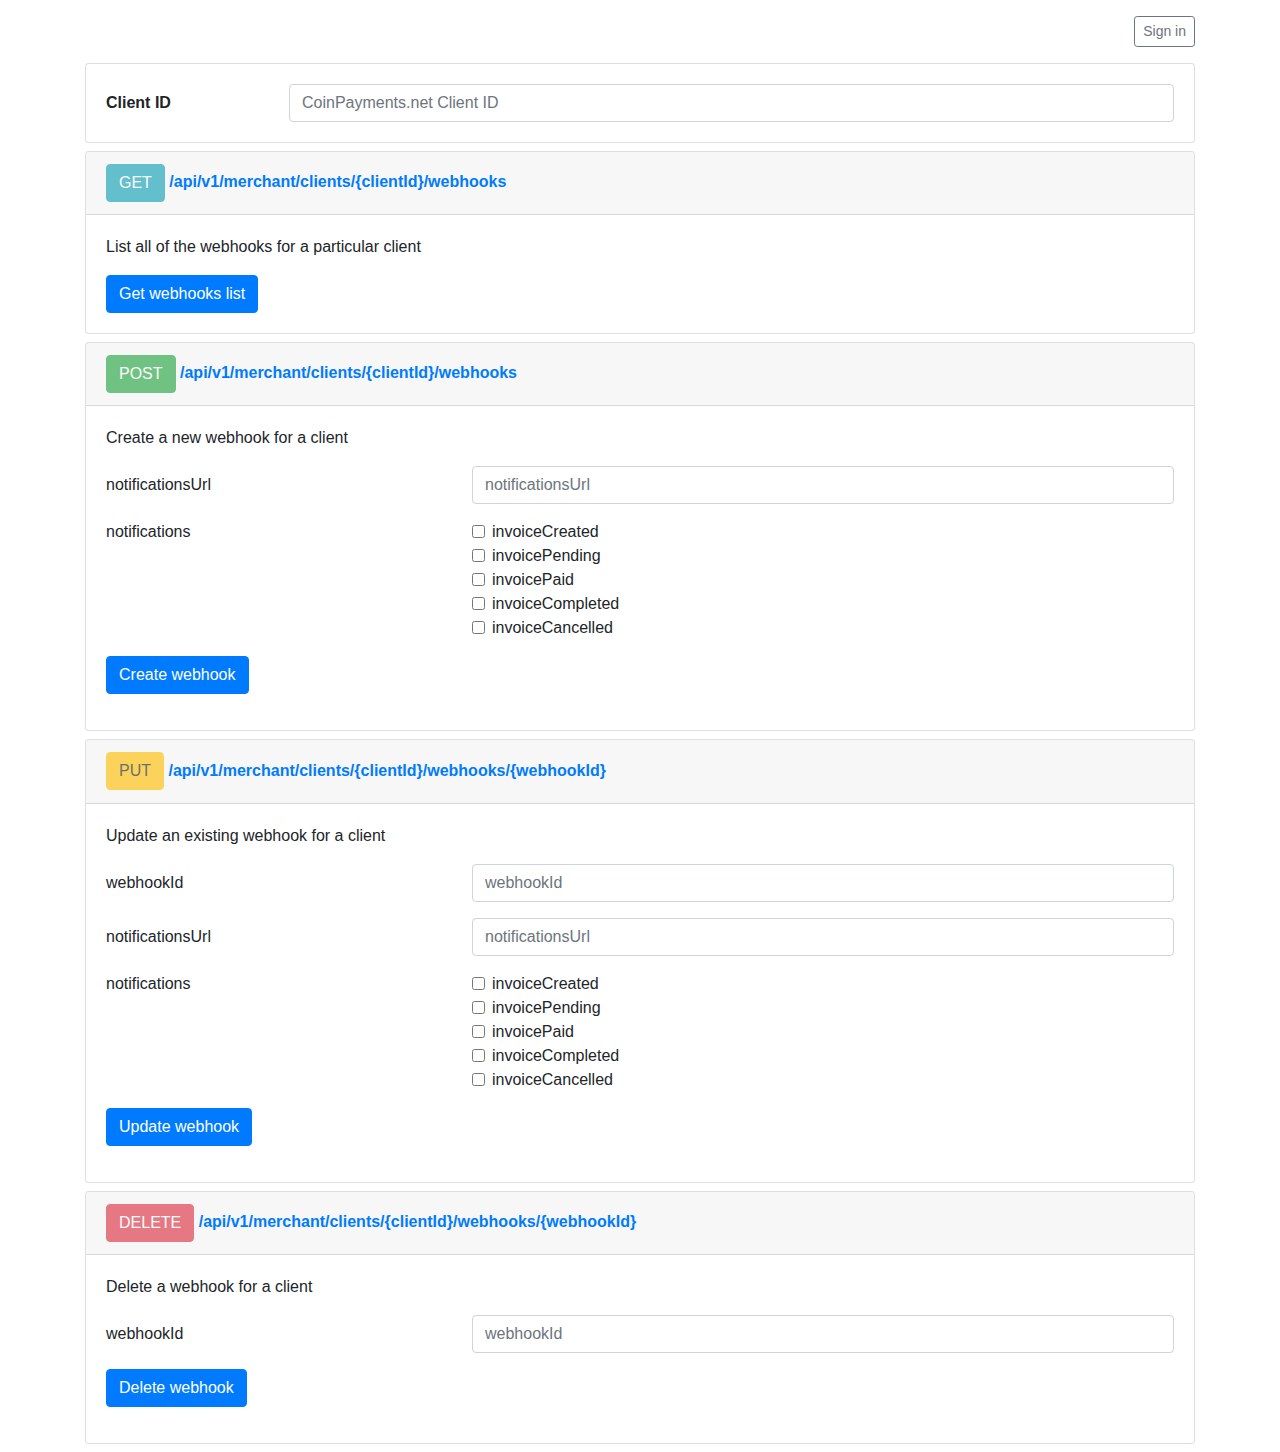
<file: webhooks-app/index.html>
<html>
<header>
    <title>API oauth Example | Merchant Webhooks</title>
    <link rel="stylesheet" href="https://maxcdn.bootstrapcdn.com/bootstrap/4.0.0/css/bootstrap.min.css"
          crossorigin="anonymous">
</header>
<body>
<div class="container">

    <login-block></login-block>

    <client-params-block></client-params-block>

    <webhooks-list></webhooks-list>

    <create-webhook></create-webhook>

    <update-webhook></update-webhook>

    <delete-webhook></delete-webhook>


</div>
<script src="./js/lib/cps.js"></script>
<script src="./js/lib/oayth-request.js?23"></script>
<script type="module" src="./js/app.js"></script>
<link rel="stylesheet" href="./css/webhooks-app.css" crossorigin="anonymous">
</body>
</html>
</file>
<file: webhooks-app/css/webhooks-app.css>
.grid-striped .row:nth-of-type(odd) {
    background-color: rgba(0, 0, 0, .05);
}
</file>
